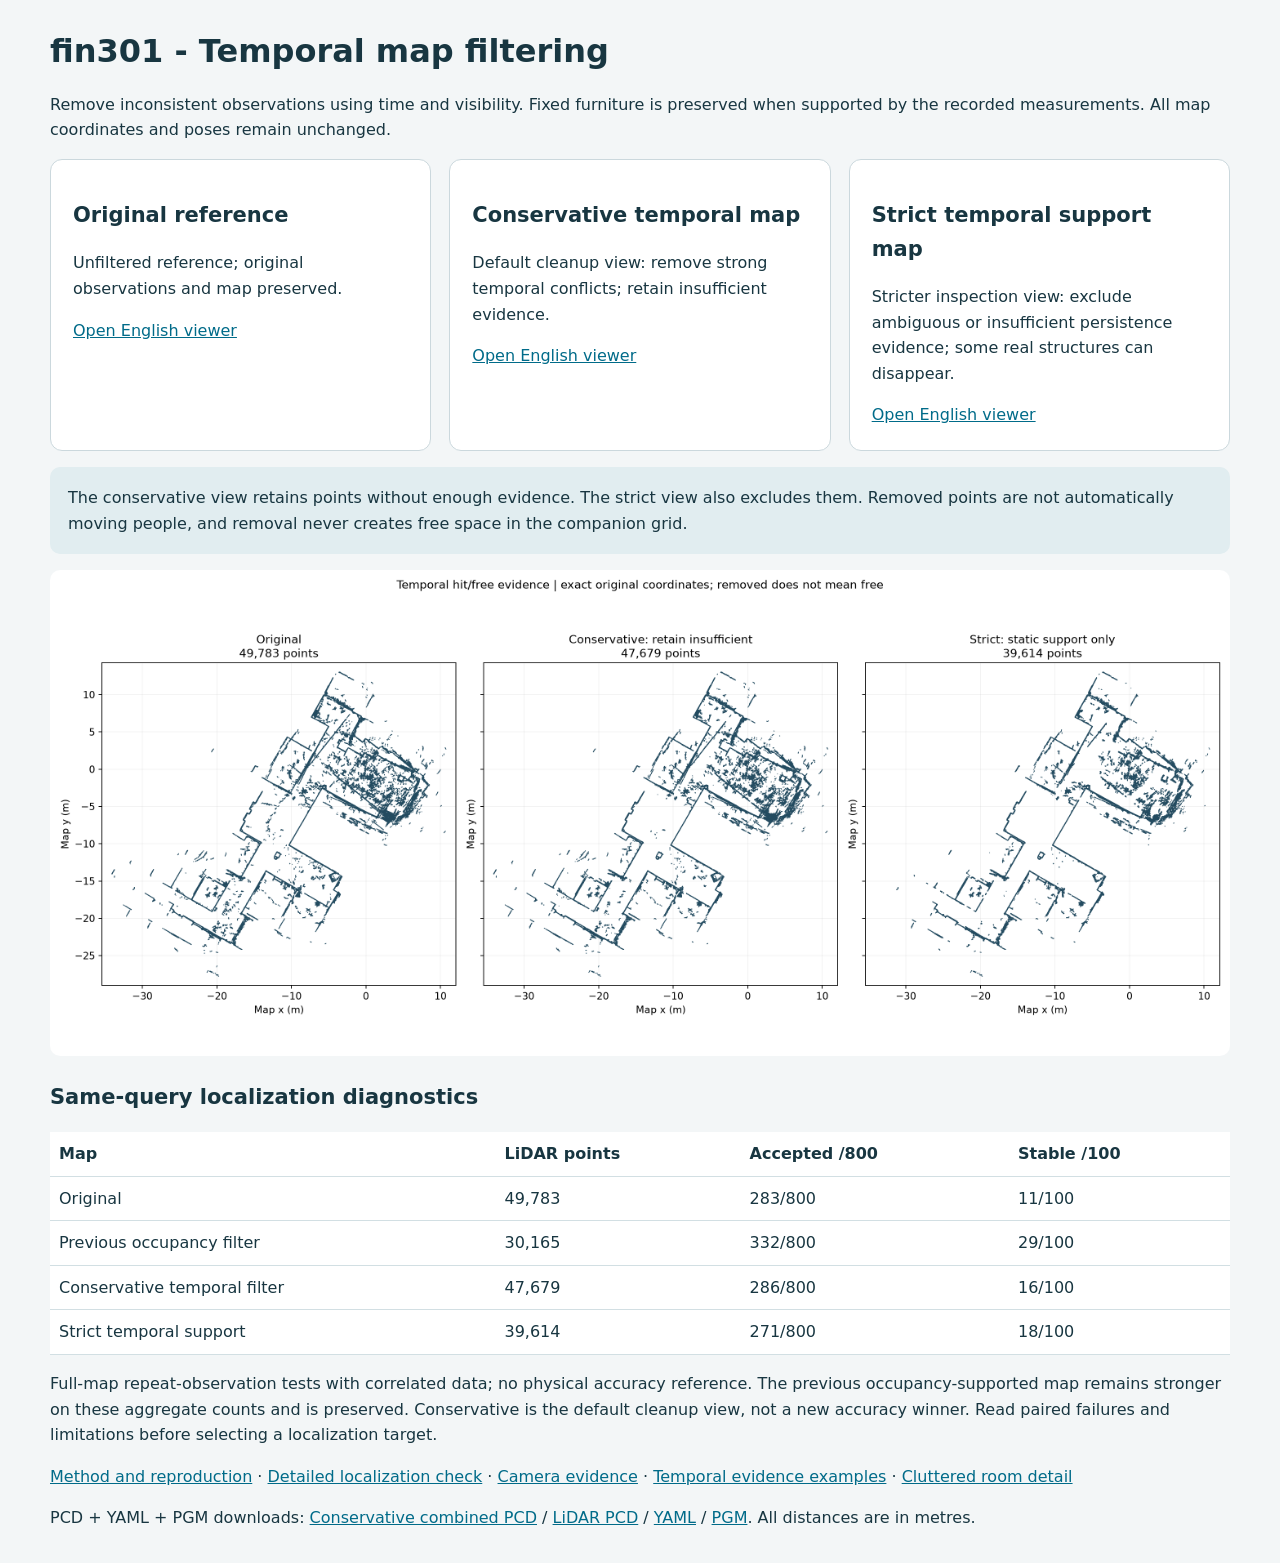
<file: fin301-temporal-mapping/outputs/fin301/temporal_filter/index.html>
<!doctype html><html lang="en"><meta charset="utf-8"><meta name="viewport" content="width=device-width,initial-scale=1">
<title>fin301 - Temporal map filtering</title><style>body{font:16px/1.6 system-ui,sans-serif;background:#f3f6f7;color:#183641;max-width:1180px;margin:32px auto;padding:0 24px}h1{line-height:1.2}.cards{display:grid;grid-template-columns:repeat(auto-fit,minmax(270px,1fr));gap:18px}article{background:white;border:1px solid #cbd8dd;border-radius:12px;padding:22px}h2{font-size:21px}a{color:#006b89}img{width:100%;background:white;border-radius:10px}table{border-collapse:collapse;width:100%;background:white}td,th{text-align:left;border-bottom:1px solid #d2dfe3;padding:9px}.note{background:#e1edf0;border-radius:10px;padding:18px}</style>
<h1>fin301 - Temporal map filtering</h1><p>Remove inconsistent observations using time and visibility. Fixed furniture is preserved when supported by the recorded measurements. All map coordinates and poses remain unchanged.</p>
<div class="cards"><article><h2>Original reference</h2><p>Unfiltered reference; original observations and map preserved.</p><a href="viewer_original/viewer.html">Open English viewer</a></article><article><h2>Conservative temporal map</h2><p>Default cleanup view: remove strong temporal conflicts; retain insufficient evidence.</p><a href="viewer_conservative/viewer.html">Open English viewer</a></article><article><h2>Strict temporal support map</h2><p>Stricter inspection view: exclude ambiguous or insufficient persistence evidence; some real structures can disappear.</p><a href="viewer_static/viewer.html">Open English viewer</a></article></div><p class="note">The conservative view retains points without enough evidence. The strict view also excludes them. Removed points are not automatically moving people, and removal never creates free space in the companion grid.</p>
<img src="temporal_before_after.png" alt="Original, conservative temporal filter and strict support map at identical axes">
<h2>Same-query localization diagnostics</h2><table><thead><tr><th>Map</th><th>LiDAR points</th><th>Accepted /800</th><th>Stable /100</th></tr></thead><tbody><tr><td>Original</td><td>49,783</td><td>283/800</td><td>11/100</td></tr><tr><td>Previous occupancy filter</td><td>30,165</td><td>332/800</td><td>29/100</td></tr><tr><td>Conservative temporal filter</td><td>47,679</td><td>286/800</td><td>16/100</td></tr><tr><td>Strict temporal support</td><td>39,614</td><td>271/800</td><td>18/100</td></tr></tbody></table>
<p>Full-map repeat-observation tests with correlated data; no physical accuracy reference. The previous occupancy-supported map remains stronger on these aggregate counts and is preserved. Conservative is the default cleanup view, not a new accuracy winner. Read paired failures and limitations before selecting a localization target.</p>
<p><a href="temporal_filter_report.md">Method and reproduction</a> &middot; <a href="validation/temporal_localization_review.md">Detailed localization check</a> &middot; <a href="visual_audit/visual_evidence.md">Camera evidence</a> &middot; <a href="temporal_support_examples.png">Temporal evidence examples</a> &middot; <a href="visual_audit/main_room_temporal_detail.png">Cluttered room detail</a></p>
<p>PCD + YAML + PGM downloads: <a href="conservative/result/map.pcd">Conservative combined PCD</a> / <a href="conservative/result/lidar_scan_map.pcd">LiDAR PCD</a> / <a href="conservative/result/map.yaml">YAML</a> / <a href="conservative/result/map.pgm">PGM</a>. All distances are in metres.</p></html>
</file>
